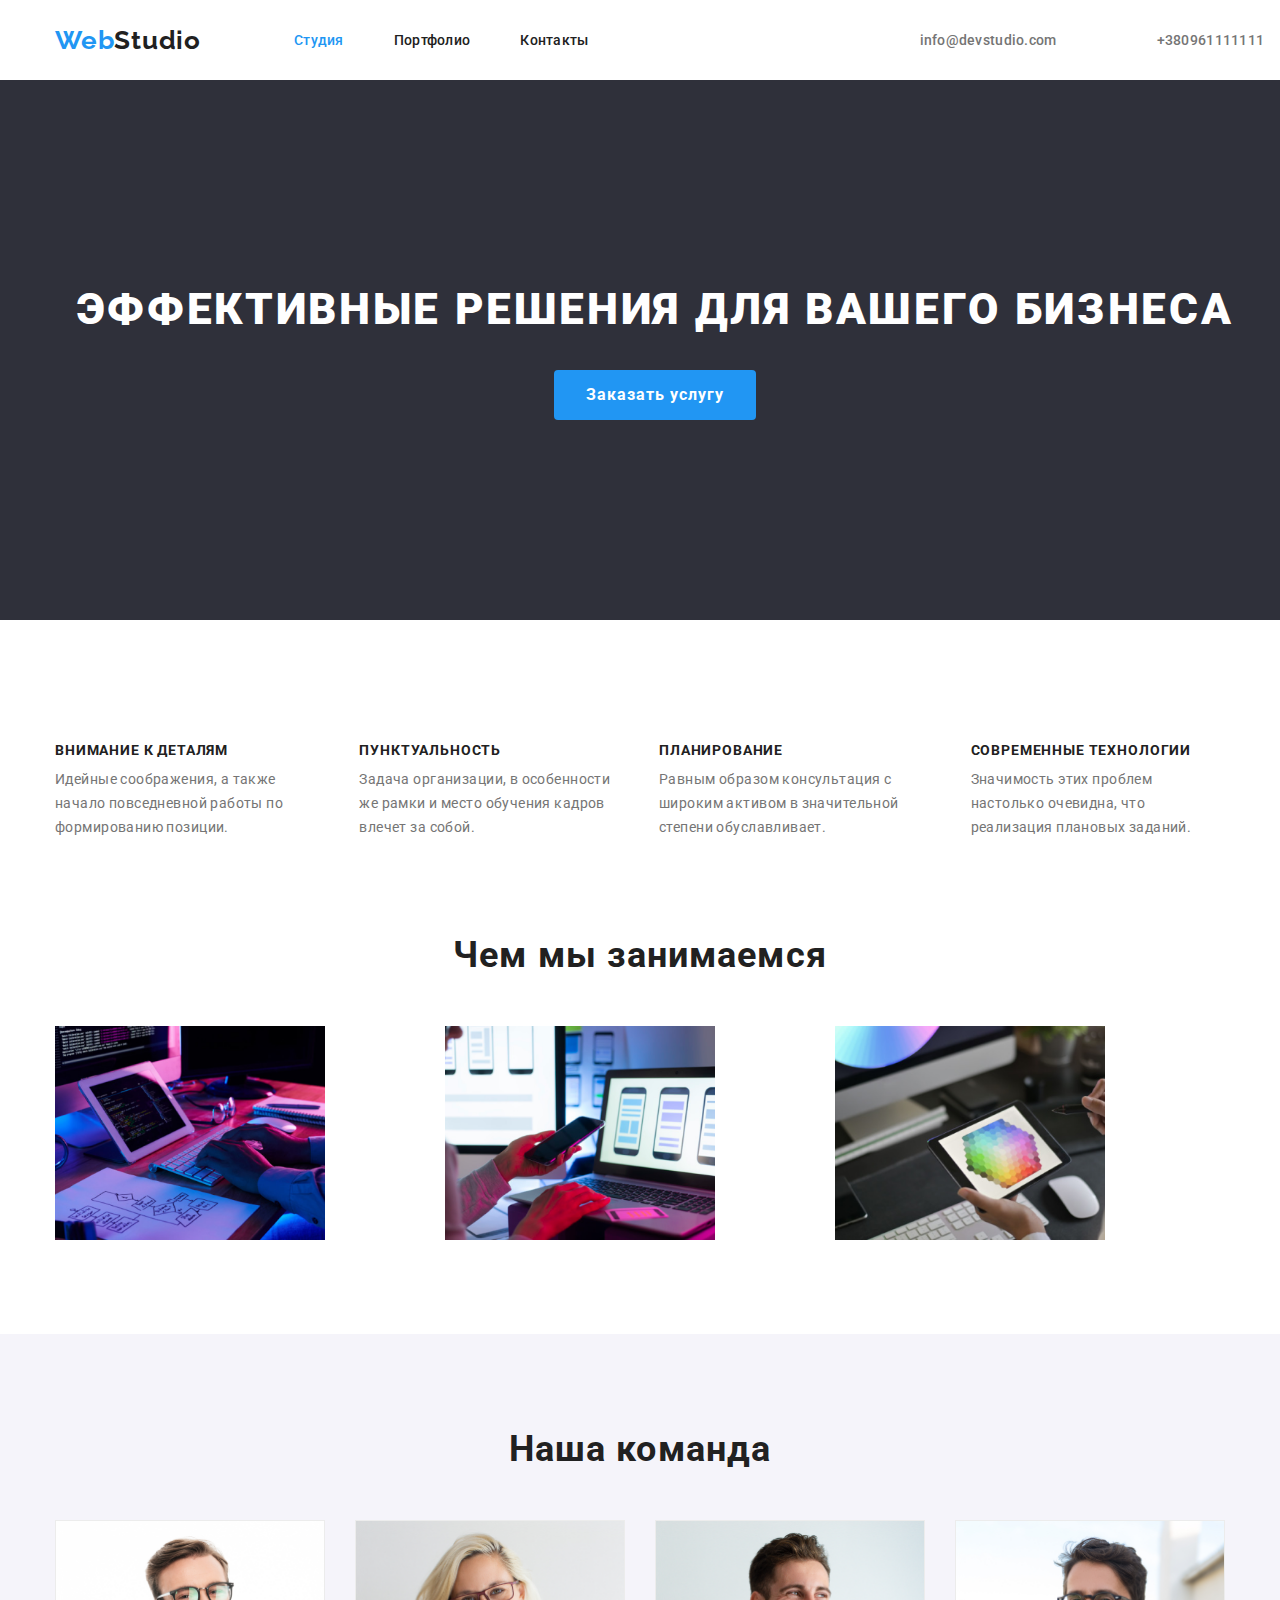
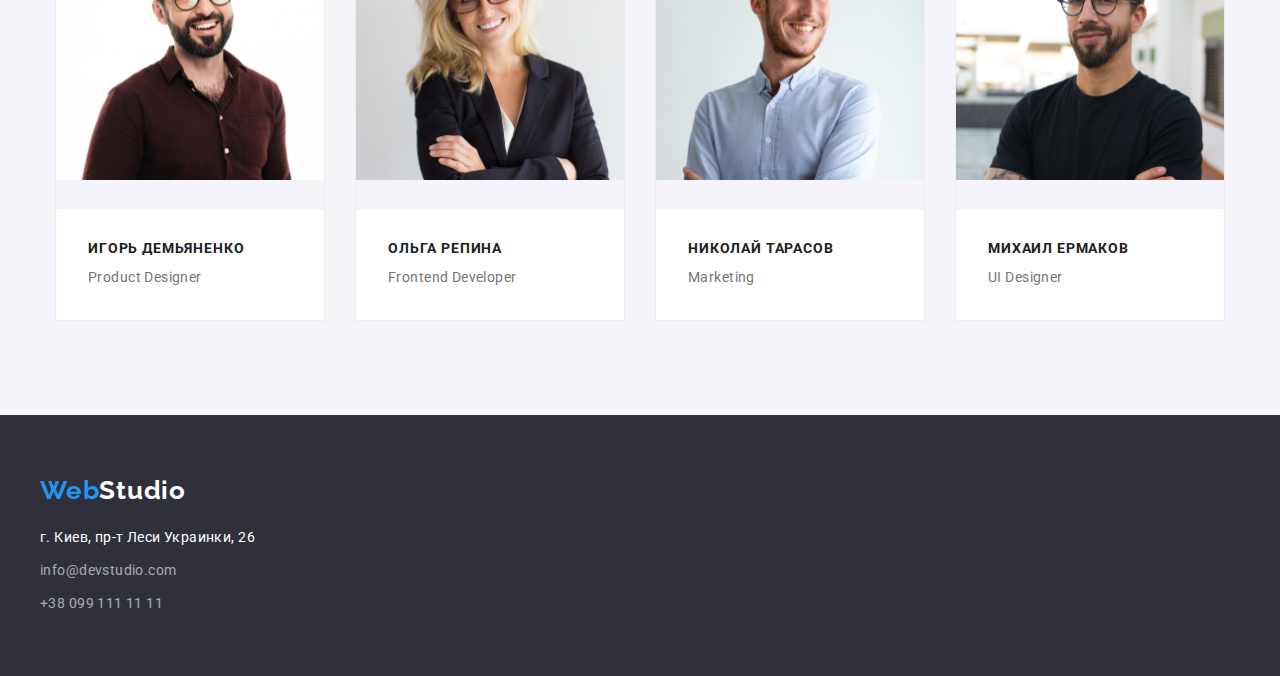
<file: index.html>
<!DOCTYPE html>
<html lang="ru">

<head>
    <meta charset="UTF-8">
    <meta name="viewport" content="width=device-width, initial-scale=1.0">
    <title>Студия</title>
    <link rel="stylesheet"
        href="https://cdnjs.cloudflare.com/ajax/libs/modern-normalize/1.0.0/modern-normalize.min.css">
    <link rel="preconnect" href="https://fonts.gstatic.com">
    <link rel="stylesheet"
        href="https://fonts.googleapis.com/css2?family=Raleway:wght@700&family=Roboto:wght@400;500;700;900&display=swap">
    <link rel="stylesheet" href="./css/style.css">
</head>

<body>
    <header class="page-header-studio">
        <!--Навигация-->
        <div class="main-container">
            <nav class="main-navigation">
                <a class="logo" href="./index.html">
                    <span class="logo-word">Web</span>Studio
                </a>
                <ul class="navigation-list">
                    <li class="navigation-list-item">
                        <a class="navigation-list-link current" href="./index.html">Студия</a>
                    </li>
                    <li class="navigation-list-item">
                        <a class="navigation-list-link" href="./portfolio.html">Портфолио</a>
                    </li>
                    <li class="navigation-list-item">
                        <a class="navigation-list-link" href="#">Контакты</a>
                    </li>
                </ul>
            </nav>
            <!--Контакты-->
            <ul class="contacts">
                <li class="item">
                    <a class="mail-link item" href="mailto:info@devstudio.com">info@devstudio.com</a>
                </li>
                <li class="item">
                    <a class="phone-link item" href="tel:+380961111111">+380961111111</a>
                </li>
            </ul>
        </div>
    </header>
    <main>
        <!--hero-->
        <section class="hero-studio">
            <div class="hero-container">
            <div class="main-block">
                <h1 class="main-title">Эффективные решения для вашего бизнеса</h1>
            <div class="button">
                <button class="hero-button" type="button">Заказать услугу</button>
            </div>
        </div>
        </div>
        </section>
        <section class="hero-opposite">
            <div class="title-container">
                <h2 class="title">Чем мы отличаемся</h2>
                <ul class="title-list">
                    <li class="title-list-item">
                        <div class="card-title-list">
                            <h3 class="card-title">Внимание к деталям</h3>
                            <p class="description">Идейные соображения, а также начало повседневной работы по
                                формированию
                                позиции.</p>
                        </div>
                    </li>
                    <li class="title-list-item">
                        <div class="card-title-list">
                            <h3 class="card-title">Пунктуальность</h3>
                            <p class="description">Задача организации, в особенности же рамки и место обучения кадров
                                влечет
                                за
                                собой.</p>
                        </div>
                    </li>
                    <li class="title-list-item">
                        <div class="card-title-list">
                            <h3 class="card-title">Планирование</h3>
                            <p class="description">Равным образом консультация с широким активом в значительной степени
                                обуславливает.</p>
                        </div>
                    </li>
                    <li class="title-list-item">
                        <div class="card-title-list">
                            <h3 class="card-title">Современные технологии</h3>
                            <p class="description">Значимость этих проблем настолько очевидна, что реализация плановых
                                заданий.
                            </p>
                        </div>
                    </li>
                </ul>
            </div>
        </section>
        <!--about-us-->
        <section class="hero-business">
            <div class="container-about-us">
            <h2 class="about-us-title">Чем мы занимаемся</h2>
                <ul class="about-us-title-list">
                    <li class="about-us-item">
                        <img class="about-us-img" src="./img/main/img1.png" alt="проектирование" width="270"
                            height="263">
                    </li>
                    <li class="about-us-item">
                        <img class="about-us-img" src="./img/main/img2.png" alt="адаптация на мобильном телефоне"
                            width="270" height="263">
                    </li>
                    <li class="about-us-item">
                        <img class="about-us-img" src="./img/main/img3.png" alt="цветовое решение сайта" width="270"
                            height="263">
                    </li>
                </ul>
            </div>
        </section>
        <!--наша-команда-->
        <section class="our-team">
            <div class="container-our-team">
                <h2 class="title-team">Наша команда</h2>
            </div>
            <div class="team">
                <ul class="title-team-list">
                    <li class="title-team-item">
                        <img class="title-team-img" src="./img/наша_команда/Игорь_Демьяненко.png"
                            alt="Игорь Демьяненко Product Designer" width="270" height="263">
                        <div class="card-text" >
                            <h3 class="card-title">Игорь Демьяненко</h3>
                            <p class="description" lang="en">Product Designer</p>
                        </div>
                    </li>
                    <li class="title-team-item">
                        <img class="title-team-img" src="./img/наша_команда/Ольга_Репина.png"
                            alt="Ольга Репина Frontend Developer" width="270" height="263">
                        <div class="card-text">
                            <h3 class="card-title">Ольга Репина</h3>
                            <p class="description" lang="en">Frontend Developer</p>
                        </div>
                    </li>

                    <li class="title-team-item">
                        <img class="title-team-img" src="./img/наша_команда/Николай_Тарасов.png"
                            alt="Николай Тарасов Marketing" width="270" height="263">
                        <div class="card-text">
                            <h3 class="card-title">Николай Тарасов</h3>
                            <p class="description" lang="en">Marketing</p>
                        </div>
                    </li>
                    <li class="title-team-item">
                        <img class="title-team-img" src="./img/наша_команда/Михаил_Ермаков.png"
                            alt="Михаил Ермаков UI Designer" width="270" height="263">
                        <div class="card-text">
                            <h3 class="card-title">Михаил Ермаков</h3>
                            <p class="description" lang="en">UI Designer</p>
                        </div>
                    </li>
                </ul>
            </div>
        </section>
    </main>

    <!--Footer-->
    <div class="footer-container">
        <footer class="address">
            <a class="logo-footer" href="#">
                <span class="logo-word">Web</span>Studio
            </a>
            <address>
                <ul class="address-list">
                    <li class="address-list-item">
                        <a class="address-map" href="https://goo.gl/maps/dNGcpNzYqdqBGUP37" target="_blank">г. Киев,
                            пр-т
                            Леси Украинки, 26</a>
                    </li>

                    <li class="address-list-item">
                        <a class="footer-mail" href="mailto:info@devstudio.com">info@devstudio.com</a>
                    </li>
                    <li class="address-list-item">
                        <a class="footer-phone" href="tel:+380961111111">+38 099 111 11 11</a>
                    </li>
                </ul>
            </address>
        </footer>
    </div>
</body>

</html>
</file>
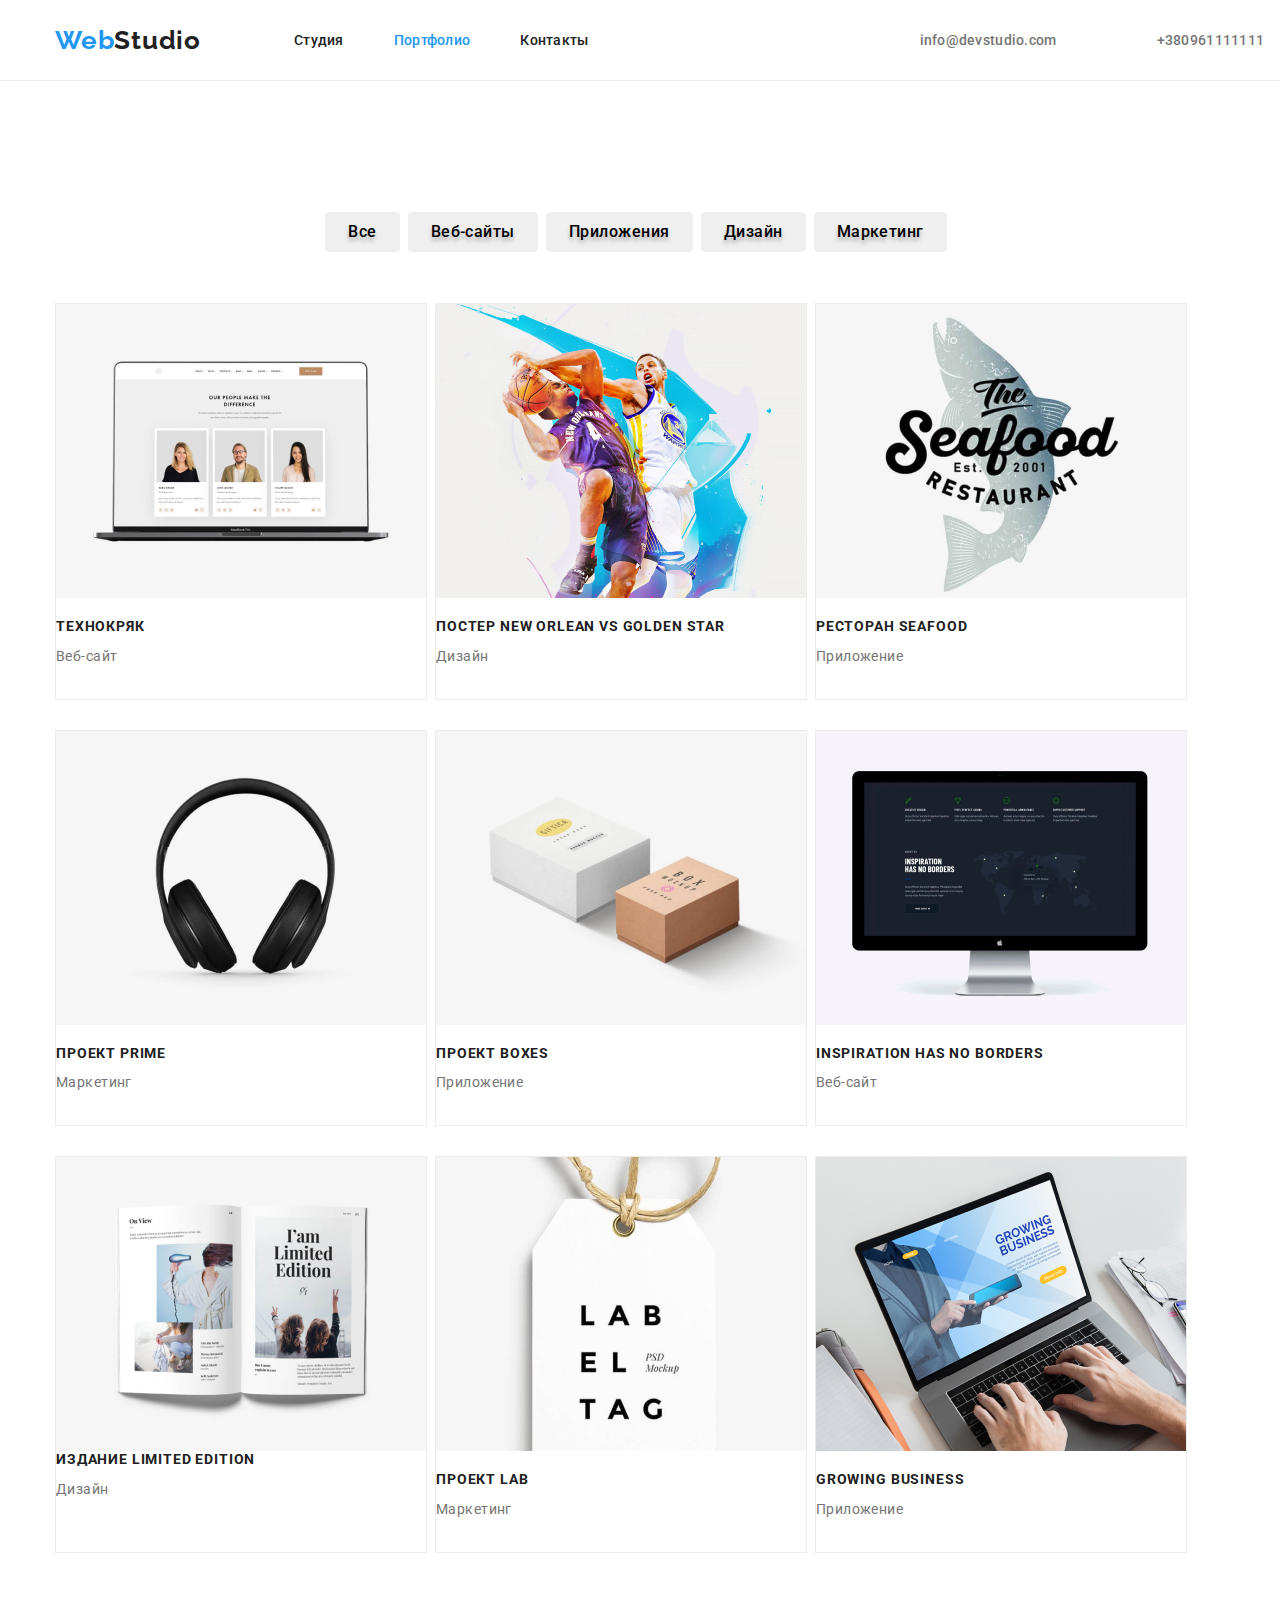
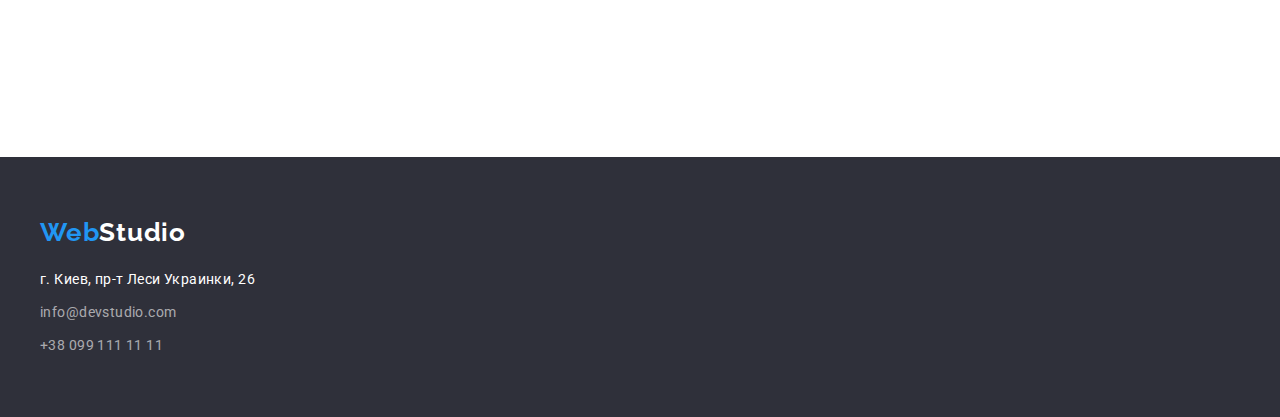
<file: portfolio.html>
<!DOCTYPE html>
<html lang="ru">

<head>
    <meta charset="UTF-8">
    <meta name="viewport" content="width=device-width, initial-scale=1.0">
    <title>Портфолио</title>
    <link rel="stylesheet" href="https://cdnjs.cloudflare.com/ajax/libs/modern-normalize/1.0.0/modern-normalize.css">
    <link rel="preconnect" href="https://fonts.gstatic.com">
    <link rel="stylesheet"
        href="https://fonts.googleapis.com/css2?family=Raleway:wght@700&family=Roboto:wght@400;500;700;900&display=swap">
    <link rel="stylesheet" href="./css/style.css">
</head>

<body>

    <header class="page-header">
        <!--Навигация-->
        <div class="main-container">
            <nav class="main-navigation">
                <a class="logo" href="./index.html">
                    <span class="logo-word">Web</span>Studio
                </a>
                <ul class="navigation-list">
                    <li class="navigation-list-item">
                        <a class="navigation-list-link" href="./index.html">Студия</a>
                    </li>
                    <li class="navigation-list-item">
                        <a class="navigation-list-link current" href="./portfolio.html">Портфолио</a>
                    </li>
                    <li class="navigation-list-item">
                        <a class="navigation-list-link" href="#">Контакты</a>
                    </li>
                </ul>
            </nav>
            <!--Контакты-->
            <ul class="contacts">
                <li class="item">
                    <a class="mail-link item" href="mailto:info@devstudio.com">info@devstudio.com</a>
                </li>
                <li class="item">
                    <a class="phone-link item" href="tel:+380961111111">+380961111111</a>
                </li>
            </ul>
        </div>
    </header>
    <main>
        <!--hero-->
        <section class="hero-portfolio">
            <div class="hero-container">
                <h1 class="title">Фильтр проектов</h1>
                <ul class="filter-button">
                    <li class="filter-button-item">
                        <button class="button-item" type="button">Все</button>
                    </li>
                    <li class="filter-button-item">
                        <button class="button-item" type="button">Веб-сайты</button>
                    </li>
                    <li class="filter-button-item">
                        <button class="button-item" type="button">Приложения</button>
                    </li>
                    <li class="filter-button-item">
                        <button class="button-item" type="button">Дизайн</button>
                    </li>
                    <li class="filter-button-item">
                        <button class="button-item" type="button">Маркетинг</button>
                    </li>
                </ul>

                <!--наши-проекты-->
                <section class="our-projects">
                <div class="project-container">
                <h2 class="title">Наши проекты</h2>

                <ul class="projects">
                    <li class="projects-list">
                        <a class="project-link" href="#">
                            <img class="projects-img" src="./img/portfolio/наши_проекты/img1.jpg" alt="Веб-сайт"
                                width="370" height="294">
                            <div class="block-description">
                                <h3 class="card-title">Технокряк</h3>
                                <p class="description">Веб-сайт</p>
                            </div>
                        </a>
                    </li>

                    <li class="projects-list">
                        <a class="project-link" href="#">
                            <img class="projects-img" src="./img/portfolio/наши_проекты/img2.jpg" alt="Постер"
                                width="370" height="294">
                            <div class="block-description">
                                <h3 class="card-title" lang="en">Постер New Orlean vs Golden Star</h3>
                                <p class="description">Дизайн</p>
                            </div>
                        </a>
                    </li>

                    <li class="projects-list">
                        <a class="project-link" href="#">
                            <img class="projects-img" src="./img/portfolio/наши_проекты/img3.jpg"
                                alt="Логотип ресторана" width="370" height="294">
                            <div class="block-description">
                                <h3 class="card-title" lang="en">Ресторан Seafood</h3>
                                <p class="description">Приложение</p>
                            </div>
                        </a>
                    </li>

                    <li class="projects-list">
                        <a class="project-link" href="#">
                            <img class="projects-img" src="./img/portfolio/наши_проекты/img4.jpg" alt="Наушники"
                                width="370" height="294">
                            <div class="block-description">
                                <h3 class="card-title" lang="en">Проект Prime</h3>
                                <p class="description">Маркетинг</p>
                            </div>
                        </a>
                    </li>

                    <li class="projects-list">
                        <a class="project-link" href="#">
                            <img class="projects-img" src="./img/portfolio/наши_проекты/img5.jpg"
                                alt="Коробки белая и бежевая" width="370" height="294">
                            <div class="block-description">
                                <h3 class="card-title" lang="en">Проект Boxes</h3>
                                <p class="description">Приложение</p>
                            </div>
                        </a>
                    </li>

                    <li class="projects-list">
                        <a class="project-link" href="#">
                            <img class="projects-img" src="./img/portfolio/наши_проекты/img6.jpg" alt="Монитор"
                                width="370" height="294">
                            <div class="block-description">
                                <h3 class="card-title" lang="en">Inspiration has no Borders</h3>
                                <p class="description">Веб-сайт</p>
                            </div>
                        </a>
                    </li>

                    <li class="projects-list">
                        <a class="project-link" href="#">
                            <img src="./img/portfolio/наши_проекты/img7.jpg" alt="Книга" width="370" height="294">
                            <div class="block-description">
                                <h3 class="card-title" lang="en">Издание Limited Edition</h3>
                                <p class="description">Дизайн</p>
                            </div>
                        </a>
                    </li>

                    <li class="projects-list">
                        <a class="project-link" href="#">
                            <img class="projects-img" src="./img/portfolio/наши_проекты/img8.jpg" alt="Ярлык"
                                width="370" height="294">
                            <div class="block-description">
                                <h3 class="card-title" lang="en">Проект LAB</h3>
                                <p class="description">Маркетинг</p>
                            </div>
                        </a>
                    </li>

                    <li class="projects-list">
                        <a class="project-link" href="#">
                            <img class="projects-img" src="./img/portfolio/наши_проекты/img9.jpg" alt="Ноутбук"
                                width="370" height="294">
                            <div class="block-description">
                                <h3 class="card-title" lang="en">Growing Business</h3>
                                <p class="description">Приложение</p>
                            </div>
                        </a>
                    </li>
                </ul>
            </div>
        </section>
            </div>
        </section>
    </main>

    <!--Footer-->
    <div class="footer-container">
        <footer class="address">
            <a class="logo-footer" href="#">
                <span class="logo-word">Web</span>Studio
            </a>
            <address>
                <ul class="address-list">
                    <li class="address-list-item">
                        <a class="address-map" href="https://goo.gl/maps/dNGcpNzYqdqBGUP37" target="_blank">г. Киев,
                            пр-т
                            Леси Украинки, 26</a>
                    </li>

                    <li class="address-list-item">
                        <a class="footer-mail" href="mailto:info@devstudio.com">info@devstudio.com</a>
                    </li>
                    <li class="address-list-item">
                        <a class="footer-phone" href="tel:+380961111111">+38 099 111 11 11</a>
                    </li>
                </ul>
            </address>
        </footer>
    </div>

</body>

</html>
</file>
<file: css/style.css>
html {
  box-sizing: border-box;
}
*,
*::before,
*::after {
  box-sizing: inherit;
  text-decoration: none;
}

h1,
h2,
h3,
p {
  margin: 0;
}
.list {
  list-style: none;
}

.link {
  text-decoration: none;
}
ul {
  margin: 0;
  padding: 0;
}
img {
  display: block;
  max-width: 100%;
  height: auto;
}
.title {
  visibility: hidden;
}

:root {
  --text-font: "Roboto", sans-serif;
  --accent-color: #2196f3;
  --title-color: #212121;
  --description-color: #757575;
  --button-color: #f5f4fa;
  --background-color: #e5e5e5;
}

body {
  font-family: var(--text-font);
  color: var(--title-color);
  margin: 0 auto;
}

/*****components*****/
.card-title {
  margin-left: 0;
  padding-left: 0;
  margin-bottom: 10px;
  font-weight: 700;
  font-size: 14px;
  line-height: 1.172;
  letter-spacing: 0.06em;
  color: var(--title-color);
}
.description {
  font-weight: 400;
  font-size: 14px;
  line-height: 1.714;
  letter-spacing: 0.03em;
  color: var(--description-color);
}
/*****end components*****/

/*****навигация*****/
.page-header {
  display: block;
  border-bottom: 1px solid #ececec;
}
.main-container {
  display: flex;
  width: 1200px;
  padding-left: 15px;
  padding-right: 15px;
  margin-left: auto;
  margin-right: auto;
}

.main-navigation {
  display: flex;
  align-items: center;
}
.logo {
  display: block;
  padding-left: auto;
  margin-right: 93px;

  cursor: pointer;
  font-family: Raleway, sans-serif;
  color: #212121;
  font-size: 26px;
  font-weight: 700;
  letter-spacing: 0.03em;
  line-height: 1.192;
}

.logo-word {
  color: var(--accent-color);
}

.navigation-list {
  display: flex;
  justify-content: center;
  list-style-type: none;
}

.navigation-list-item {
  display: block;
  margin-right: 50px;
  font-weight: 500;
  font-size: 14px;
  line-height: 1.142;
  letter-spacing: 0.02em;
}

.navigation-list-item:last-child {
  margin-right: 0;
}
.navigation-list-link {
  display: block;
  padding-top: 32px;
  padding-bottom: 32px;
  color: var(--title-color);
}
.navigation-list-link:hover,
.navigation-list-link:focus {
  color: var(--accent-color);
}

.navigation-list-link.current {
  color: var(--accent-color);
}

/*****навигация контакты*****/

.contacts {
  display: flex;
  margin-left: 331px;
  align-items: center;
  text-align: center;
  list-style-type: none;
}

.contacts.mail-link {
  display: block;
  flex-direction: row;
}
.item {
  margin-right: 50px;
}

.mail-link.item {
  margin-left: auto;
}
.phone-link.item {
  margin-right: auto;
}
.mail-link,
.phone-link {
  font-weight: 500;
  font-size: 14px;
  line-height: 1.142;
  letter-spacing: 0.02em;
  color: var(--description-color);
}
.mail-link:hover,
.phone-link:hover,
.mail-link:focus,
.phone-link:focus {
  color: var(--accent-color);
}

/*****конец навигации*****/

/*****hero studio*****/
.hero-studio {
  display: block;
  padding-top: 200px;
  padding-bottom: 200px;
  background-color: #2f303a;
}

.main-block {
  display: flex;
  flex-wrap: wrap;
  width: 1200px;
  padding: 0 15px;
  margin: 0 auto;

  text-align: center;
}
.hero-container {
  width: 696px;
}
.main-title {
  display: block;
  width: 1200px;
  margin-bottom: 30px;

  font-weight: 900;
  font-size: 44px;
  line-height: 1.363;
  letter-spacing: 0.06em;
  text-transform: uppercase;
  color: #ffffff;
  background-color: #2f303a;
}
.button {
  display: block;
  margin-left: auto;
  margin-right: auto;
}

.hero-button {
  display: block;
  padding: 10px 32px;
  letter-spacing: 0.06em;
  background-color: var(--accent-color);
  cursor: pointer;
  color: #ffffff;
  font-family: inherit;
  font-style: normal;
  font-weight: 700;
  font-size: 16px;
  line-height: 1.875;
  border-radius: 4px;
  border: 0;
}

/* чем мы отличаемся*/
.hero-opposite {
  display: block;
  margin-right: 0;
  padding-top: 94px;
  padding-bottom: 94px;
}
.title-container {
  display: flex;
  flex-wrap: wrap;
  width: 1200px;
  padding-left: 15px;
  padding-right: 15px;
  margin-left: auto;
  margin-right: auto;
}
.title-list {
  display: flex;
  align-items: start;
  padding-left: 0;
  list-style: none;
}
.title-list-item:not(:last-child) {
  margin-right: 30px;
}
.card-title-list:not(:last-child) {
  margin-right: 26px;
}

.card-title {
  text-transform: uppercase;
}
/***** end hero studio*****/

/*****studio*****/

/***about us***/

/*Чем мы занимаемся*/
.hero-business {
  display: block;
  width: 1200px;
  margin-right: auto;
  margin-left: auto;
}
.container-about-us {
  display: block;
  flex-wrap: wrap;
  width: 1200px;
  margin: 0 auto;
  padding: 0 15px;
  padding-bottom: 94px;
}

.about-us-title {
  font-weight: 700;
  font-size: 36px;
  line-height: 1.167;
  text-align: center;
  letter-spacing: 0.03em;
  color: var(--title-color);
  margin-bottom: 50px;
}

.about-us-title-list {
  display: flex;
  list-style-type: none;
}

.about-us-item {
  display: flex;
  width: calc((100% - 60px) / 3);
  margin-right: 30px;
}

.about-us-title-item :not(:last-child) {
  margin-right: 30px;
}
/***** end about us* ****/

/* наша-команда*/
.our-team {
  display: block;
  padding-top: 94px;
  padding-bottom: 94px;
  background-color: #f5f4fa;
}
.container-our-team {
  width: 1200px;
  margin: 0 auto;
  padding: 0 15px;
}
.title-team {
  font-weight: 700;
  font-size: 36px;
  line-height: 1.167;
  text-align: center;
  padding-bottom: 50px;
  letter-spacing: 0.03em;
  color: var(--title-color);
}

.team {
  display: flex;
  width: 1200px;
  padding: 0 15px;
  margin: 0 auto;
}
.title-team-list {
  display: flex;
  margin-left: auto;
  margin-right: auto;
  list-style-type: none;
}
.title-team-item:not(:last-child) {
  margin-right: 30px;
}
.title-team-item {
  border: 1px solid #ececec;
}
.title-team-img {
  padding-bottom: 30px;
}
.card-text {
  padding: 30px 32px;
  background-color: #fff;
}
/*****end-studio*****/

/******hero portfolio******/
.hero-portfolio {
  display: block;
  width: 1230px;
  padding-left: 15px;
  padding-right: 15px;
  margin-right: auto;
  margin-left: auto;
  padding-bottom: 72px;
}
.hero-container {
  display: block;
  width: 1200px;
  padding: 0 15px;
  margin: 0 auto;
}

.button-item:hover,
.button-item:focus {
  font-family: inherit;
  color: #ffffff;
  background-color: #2196f3;
}

.filter-button {
  padding-top: 94px;
  display: flex;
  justify-content: center;
  padding-bottom: 50px;
}

.filter-button-item {
  display: block;
  margin-right: 8px;
}

.button-item:last-child {
  margin-right: 0;
}

.button-item {
  padding: 6px 22px;
  margin-right: 8px;
  cursor: pointer;
  font-family: inherit;
  font-style: normal;
  font-weight: 500;
  font-size: 16px;
  line-height: 1.625;
  letter-spacing: 0.03em;
  text-align: center;
  text-shadow: 0px 4px 4px rgba(0, 0, 0, 0.25);
  border-radius: 4px;
  border: 1px solid transparent;
}

/*Наши проекты*/
.our-projects {
  padding-bottom: 72px;
  margin-right: auto;
  margin-left: auto;
}
.project-container {
  width: 1200px;
  padding: 0 15рх;
  margin: 0 auto;
}

.projects {
  display: flex;
  flex-wrap: wrap;
  list-style: none;
  margin-top: -60px;
  padding-top: 34px;
}

.projects-list {
  display: flex;
  width: 1230px;
  width: calc((100% - 60px) / 3);
  padding-bottom: 30px;
}

.projects-list:nth-child(3n) {
  margin-right: 0;
}

.projects-list:nth-last-child(-n + 3) {
  margin-bottom: 30px;
}
.project-link {
  border: 1px solid #ececec;
}
.projects-img {
  padding-bottom: 20px;
}
.block-description {
  margin-bottom: 30px;
}
/****** end hero portfolio******/

/*****footer*****/
.footer-container {
  display: block;
  width: 100%;
  padding-top: 60px;
  padding-bottom: 60px;
  background-color: #2f303a;
}
.address {
  display: flex;
  flex-direction: column;
  width: 1230px;
  padding-left: 15px;
  padding-right: 15px;
  margin-left: auto;
  margin-right: auto;
}

.logo-footer {
  display: block;
  margin-bottom: 20px;

  font-family: Raleway;
  font-style: normal;
  font-weight: 700;
  font-size: 26px;
  line-height: 1.192;
  letter-spacing: 0.03em;
  color: #2196f3;
  color: #ffffff;
}
.address-list-item:not(:last-child) {
  margin-bottom: 9px;
}

.address-list-item {
  list-style-type: none;
}
.address-map {
  margin-bottom: 9px;
  font-style: normal;
  font-weight: 400;
  font-size: 14px;
  line-height: 1.714;
  letter-spacing: 0.03em;
  color: #ffffff;
}
.footer-mail,
.footer-phone {
  font-style: normal;
  font-weight: 400;
  font-size: 14px;
  line-height: 1.714;
  letter-spacing: 0.03em;
  color: rgba(255, 255, 255, 0.6);
}
</file>
